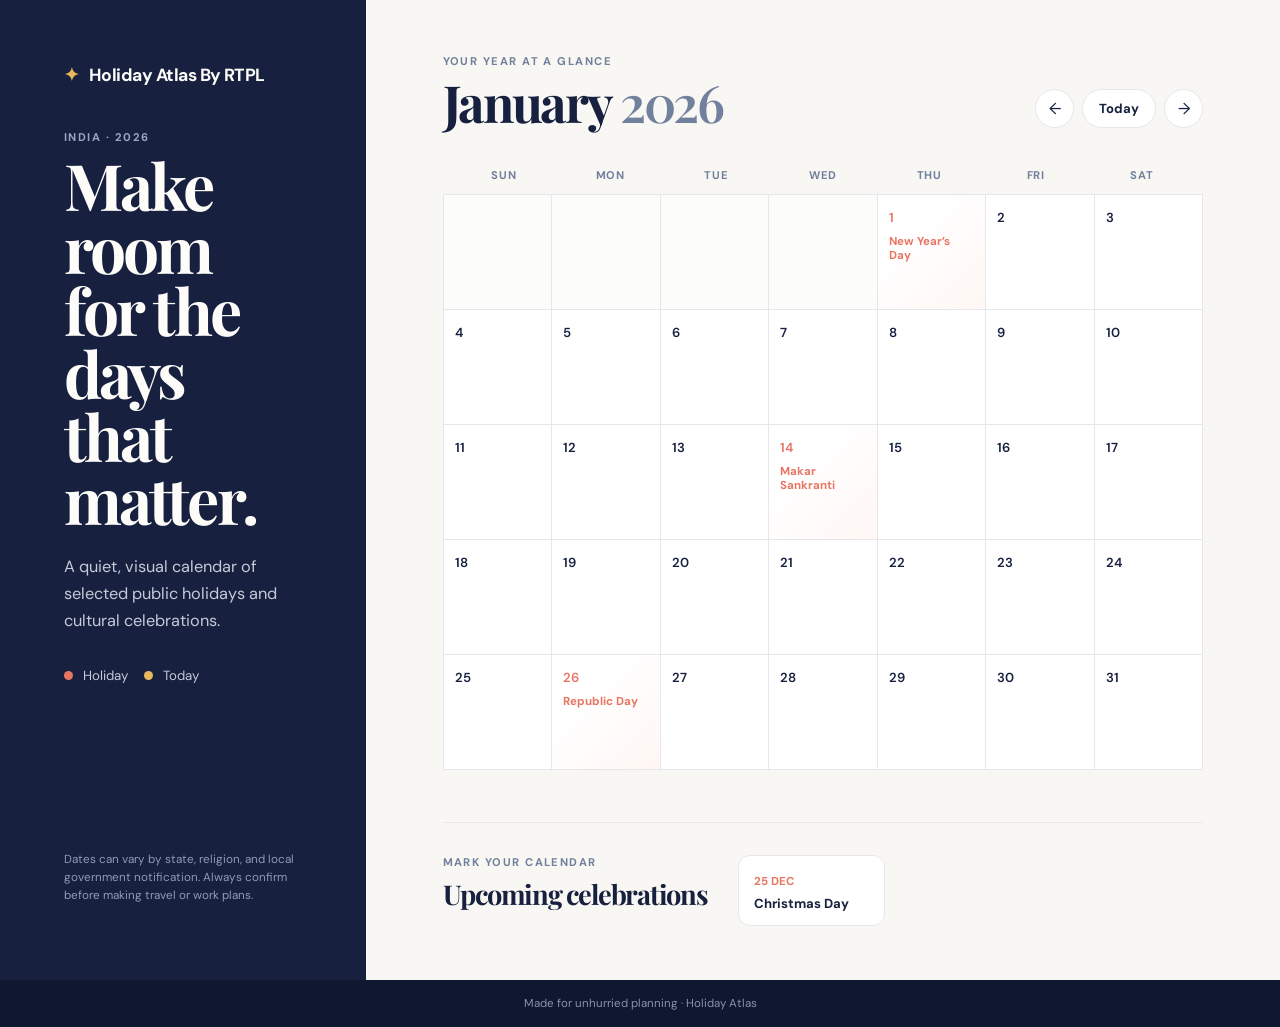
<file: index.html>
<!doctype html>
<html lang="en">
  <head>
    <meta charset="UTF-8" />
    <meta name="viewport" content="width=device-width, initial-scale=1.0" />
    <meta name="theme-color" content="#17213f" />
    <title>Holiday Atlas · 2026</title>
    <link rel="preconnect" href="https://fonts.googleapis.com" />
    <link rel="preconnect" href="https://fonts.gstatic.com" crossorigin />
    <link href="https://fonts.googleapis.com/css2?family=DM+Sans:wght@400;500;600;700&family=Playfair+Display:wght@600;700&display=swap" rel="stylesheet" />
    <link rel="stylesheet" href="styles.css" />
  </head>
  <body>
    <main class="app-shell">
      <aside class="sidebar">
        <a class="brand" href="#top" aria-label="Holiday Atlas home"><span>✦</span> Holiday Atlas By RTPL</a>
        <p class="eyebrow">India · 2026</p>
        <h1>Make room for the days that matter.</h1>
        <p class="intro">A quiet, visual calendar of selected public holidays and cultural celebrations.</p>
        <div class="legend" aria-label="Calendar legend">
          <span><i class="dot holiday"></i> Holiday</span>
          <span><i class="dot today"></i> Today</span>
        </div>
        <p class="disclaimer">Dates can vary by state, religion, and local government notification. Always confirm before making travel or work plans.</p>
      </aside>

      <section class="calendar-area" id="top">
        <header class="toolbar">
          <div>
            <p class="eyebrow">Your year at a glance</p>
            <h2 id="month-title">January <span>2026</span></h2>
          </div>
          <div class="controls">
            <button id="prev-month" aria-label="Previous month">←</button>
            <button id="today-button">Today</button>
            <button id="next-month" aria-label="Next month">→</button>
          </div>
        </header>
        <div class="weekdays" aria-hidden="true">
          <span>Sun</span><span>Mon</span><span>Tue</span><span>Wed</span><span>Thu</span><span>Fri</span><span>Sat</span>
        </div>
        <div id="calendar-grid" class="calendar-grid" aria-live="polite"></div>
        <section class="upcoming" aria-labelledby="upcoming-title">
          <div>
            <p class="eyebrow">Mark your calendar</p>
            <h3 id="upcoming-title">Upcoming celebrations</h3>
          </div>
          <div id="holiday-list" class="holiday-list"></div>
        </section>
      </section>
    </main>
    <footer>Made for unhurried planning · Holiday Atlas</footer>
    <script src="app.js"></script>
  </body>
</html>
</file>
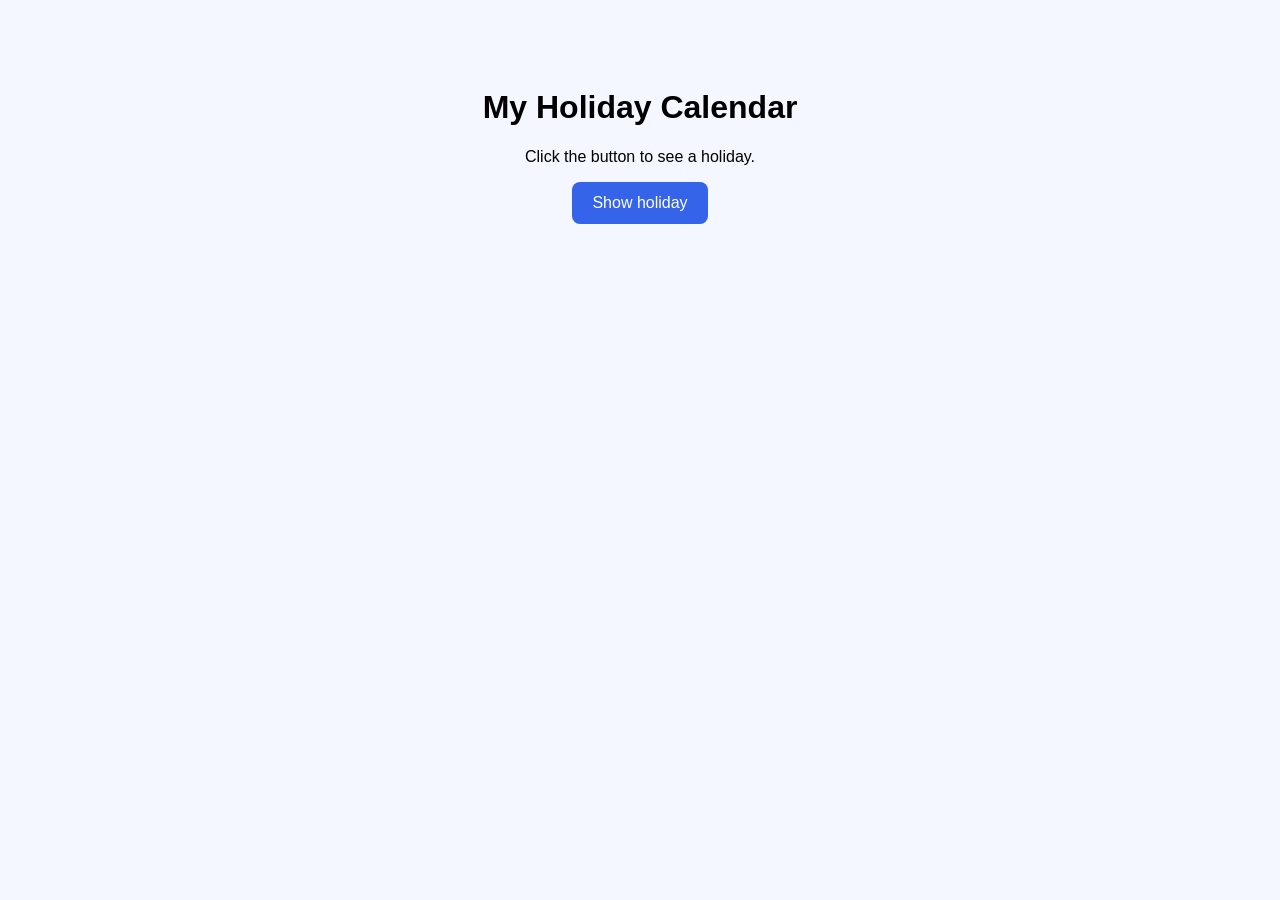
<file: h.html>
<!doctype html>
<html>
  <head>
    <title>My Holiday Page</title>

    <style>
      body {
        font-family: Arial;
        text-align: center;
        padding: 60px;
        background: #f4f7ff;
      }

      button {
        padding: 12px 20px;
        border: none;
        border-radius: 8px;
        background: #3563e9;
        color: white;
        font-size: 16px;
        cursor: pointer;
      }
    </style>
  </head>

  <body>
    <h1>My Holiday Calendar</h1>

    <p id="message">Click the button to see a holiday.</p>

    <button onclick="showHoliday()">Show holiday</button>

    <script>
      function showHoliday() {
        document.getElementById("message").textContent =
          "26 January: Republic Day";
      }
    </script>
  </body>
</html>
</file>
<file: styles.css>
:root { --ink:#17213f; --muted:#71809c; --paper:#f8f7f3; --line:#e6e7eb; --accent:#e77562; --accent-soft:#fbe7e1; --gold:#e9b75c; }
* { box-sizing:border-box; }
body { margin:0; color:var(--ink); background:var(--paper); font-family:"DM Sans",sans-serif; }
.app-shell { min-height:calc(100vh - 49px); display:grid; grid-template-columns:minmax(270px, .72fr) minmax(0, 1.8fr); }
.sidebar { padding:64px clamp(28px,5vw,82px); background:var(--ink); color:#fdfcf9; display:flex; flex-direction:column; }
.brand { color:#fdfcf9; text-decoration:none; font-weight:700; font-size:1.1rem; letter-spacing:-.03em; }.brand span { color:var(--gold); margin-right:7px; }
.eyebrow { margin:44px 0 10px; color:var(--muted); font-size:.7rem; font-weight:700; letter-spacing:.13em; text-transform:uppercase; }.sidebar .eyebrow { color:#9ba6bf; }
h1,h2,h3 { font-family:"Playfair Display",serif; letter-spacing:-.045em; } h1 { max-width:370px; margin:0; font-size:clamp(2.65rem,5vw,4.7rem); line-height:.98; } .intro { max-width:320px; margin:24px 0; color:#c4cad7; font-size:1.02rem; line-height:1.65; }
.legend { display:flex; flex-wrap:wrap; gap:16px; margin-top:8px; color:#c4cad7; font-size:.83rem; }.dot { display:inline-block; width:9px; height:9px; border-radius:50%; margin-right:6px; }.dot.holiday { background:var(--accent); }.dot.today { background:var(--gold); }
.disclaimer { margin-top:auto; max-width:300px; color:#8f9ab2; font-size:.73rem; line-height:1.55; }
.calendar-area { padding:54px clamp(25px,6vw,105px); max-width:1100px; width:100%; margin:auto; }.toolbar { display:flex; align-items:end; justify-content:space-between; gap:20px; margin-bottom:40px; }.toolbar .eyebrow { margin:0 0 9px; }h2 { margin:0; font-size:clamp(2.1rem,4vw,3.4rem); line-height:1; } h2 span { color:var(--muted); font-weight:600; }
.controls { display:flex; align-items:center; gap:8px; } button { border:1px solid var(--line); background:#fff; color:var(--ink); min-width:39px; height:39px; border-radius:50%; font:inherit; cursor:pointer; transition:.2s ease; } button:hover { background:var(--ink); border-color:var(--ink); color:white; transform:translateY(-1px); } #today-button { width:auto; padding:0 16px; border-radius:20px; font-size:.82rem; font-weight:700; }
.weekdays,.calendar-grid { display:grid; grid-template-columns:repeat(7,1fr); }.weekdays { padding:0 8px 12px; color:var(--muted); font-size:.7rem; font-weight:700; letter-spacing:.06em; text-transform:uppercase; text-align:center; }.calendar-grid { border-top:1px solid var(--line); border-left:1px solid var(--line); background:#fff; }.day { min-height:clamp(75px,10vw,115px); padding:11px; border-right:1px solid var(--line); border-bottom:1px solid var(--line); position:relative; }.day.empty { background:#fcfcfb; }.date { font-size:.82rem; font-weight:600; }.holiday-day { background:linear-gradient(135deg,#fff 30%,#fff7f4); }.holiday-day .date { color:var(--accent); }.holiday-label { display:block; margin-top:8px; color:var(--accent); font-size:clamp(.59rem,1.1vw,.72rem); font-weight:700; line-height:1.23; }.is-today .date { display:grid; place-items:center; height:26px; width:26px; border-radius:50%; background:var(--gold); color:#fff; }
.upcoming { display:flex; gap:30px; align-items:flex-start; justify-content:space-between; margin-top:52px; padding-top:32px; border-top:1px solid var(--line); }.upcoming .eyebrow { margin:0 0 7px; }.upcoming h3 { margin:0; font-size:1.7rem; }.holiday-list { display:grid; grid-template-columns:repeat(3,minmax(120px,1fr)); gap:12px; flex:1; }.holiday-card { background:#fff; border:1px solid var(--line); border-radius:12px; padding:13px 15px; }.holiday-card time { color:var(--accent); font-size:.72rem; font-weight:700; text-transform:uppercase; }.holiday-card strong { display:block; margin-top:5px; font-size:.82rem; }
footer { padding:16px; background:#10182f; color:#8792ab; text-align:center; font-size:.72rem; }
@media (max-width:760px) { .app-shell{grid-template-columns:1fr}.sidebar{padding:35px 28px}.sidebar .eyebrow{margin-top:38px}h1{font-size:3rem}.disclaimer{margin-top:35px}.calendar-area{padding:35px 17px}.toolbar{align-items:flex-start;margin-bottom:28px}.weekdays{font-size:.59rem}.day{min-height:65px;padding:7px}.holiday-label{margin-top:5px;font-size:.57rem}.upcoming{display:block;margin-top:35px}.holiday-list{margin-top:18px;grid-template-columns:repeat(2,1fr)} }
</file>
